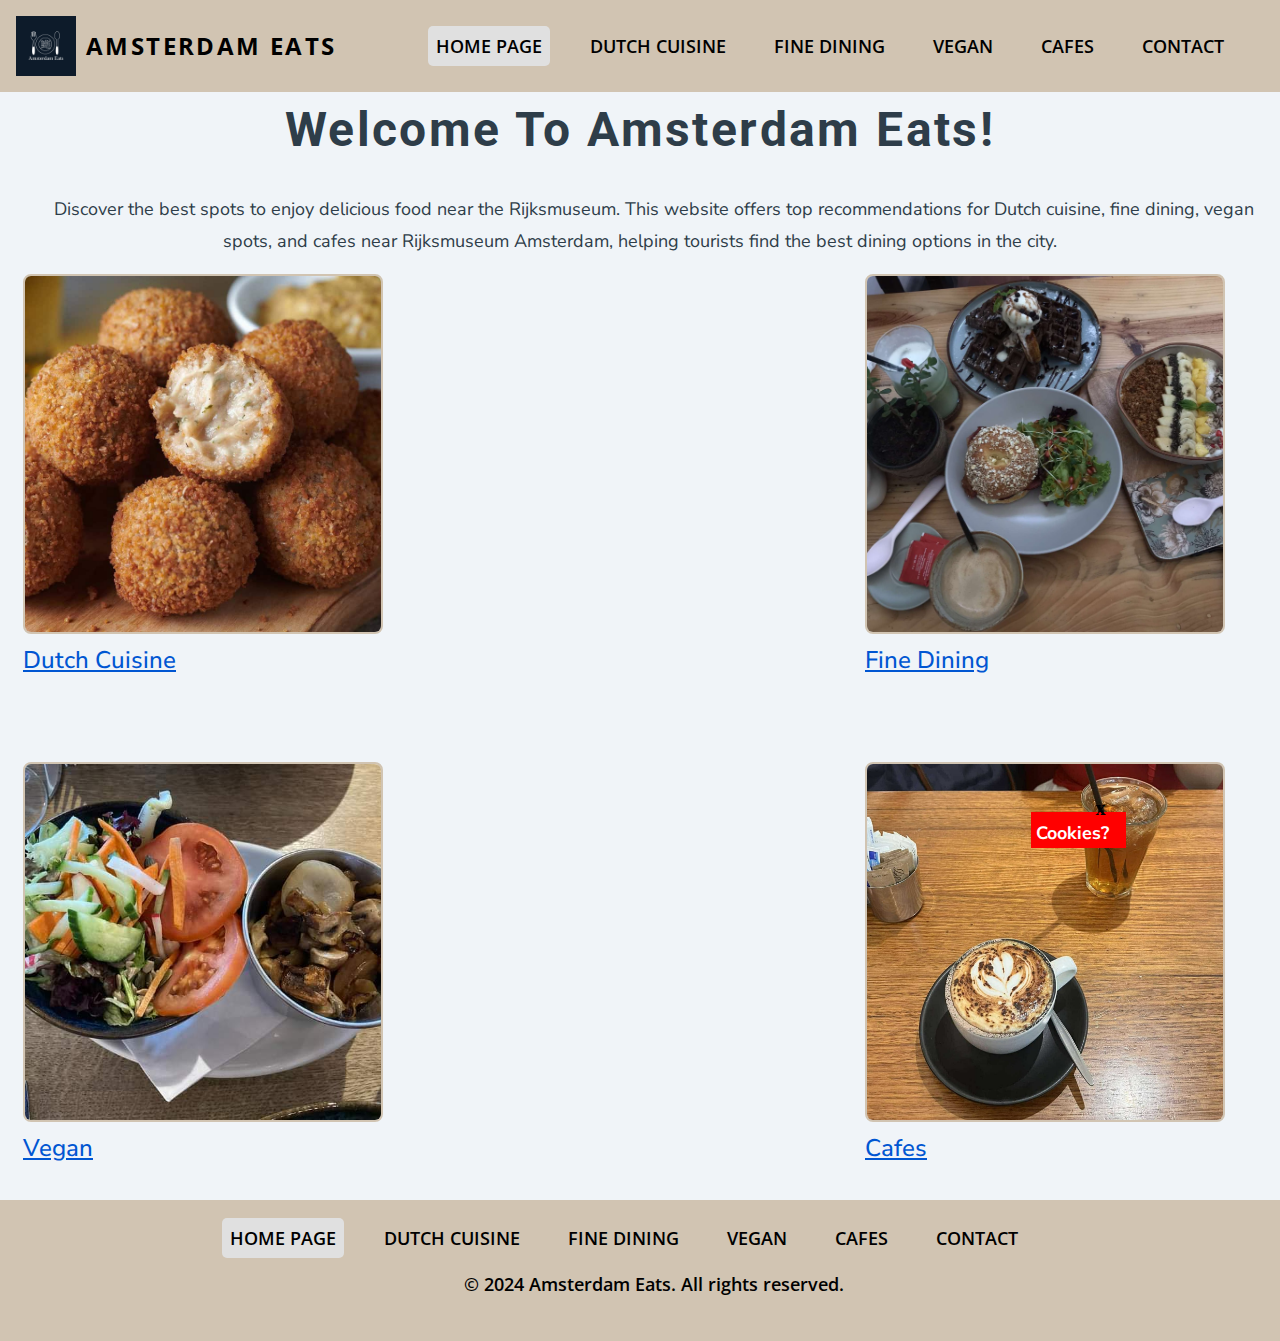
<file: index.html>
<!DOCTYPE html>
<html lang="en">

<head>
    <meta charset="UTF-8">
    <meta name="viewport" content="width=device-width, initial-scale=1.0">
    <meta name="author" content="Nishchal Bhujel">
    <meta name="description" content="This is a sample website created to demonstrate my HTML and CSS skills.">
    <meta name="keywords" content="HTML, CSS, WebDesign, WebMarkup">
    <title>Amsterdam Eats - Home</title>
    
    <link rel="preconnect" href="https://fonts.googleapis.com">
    <link rel="preconnect" href="https://fonts.gstatic.com" crossorigin>
    <link href="https://fonts.googleapis.com/css2?family=Nunito+Sans:ital,opsz,wght@0,6..12,200..1000;1,6..12,200..1000&family=Open+Sans:ital,wght@0,300..800;1,300..800&family=Roboto:wght@700&display=swap" rel="stylesheet">
    
    <link rel="stylesheet" type="text/css" href="css/style.css" />
</head>

<body>
    <header id="TopHeader">
        <span class="logoContainer">
            <img src="img/logo.png" alt="Amsterdam Eats Logo" title="Amsterdam eats logo where the city architecture is in the plate with spoon and fork" class="logo">
            <span class="logoText">AMSTERDAM EATS</span>
        </span>
        
        <nav class="topNav">
            <ul>
                <li><a href="index.html" class="active">Home Page</a></li>
                <li><a href="dutch-cuisine.html">Dutch Cuisine</a></li>
                <li><a href="fine-dining.html">Fine Dining</a></li>
                <li><a href="vegan.html">Vegan</a></li>
                <li><a href="cafes.html">Cafes</a></li>
                <li><a href="contact.html">Contact</a></li>
            </ul>
        </nav>
    </header>

    <main>
        <section class="welcomeSection">
            <h1>Welcome To Amsterdam Eats!</h1>
            <p id="page-description">
                Discover the best spots to enjoy delicious food near the Rijksmuseum. This website offers 
                top recommendations for Dutch cuisine, fine dining, vegan spots, and cafes near Rijksmuseum 
                Amsterdam, helping tourists find the best dining options in the city.
            </p>
        </section>

        <section class="mainContentSection">
            <article class="mainContentItem">
                <figure>
                    <img src="img/dutchcuisine.jpg" alt="Dutch Cuisine dish image" title="famous Dutch cuisine Poffertjes in a plate" class="restaurants-image">
                    <figcaption>
                        <a href="dutch-cuisine.html" class="restaurants-type">Dutch Cuisine</a>
                    </figcaption>
                </figure>
            </article>

            <article class="mainContentItem">
                <figure>
                    <img src="img/fineDining.jpg" alt="Fine Dining dish image" title="well decorated foods for fine dining" class="restaurants-image">
                    <figcaption>
                        <a href="fine-dining.html" class="restaurants-type">Fine Dining</a>
                    </figcaption>
                </figure>
            </article>

            <article class="mainContentItem">
                <figure>
                    <img src="img/vegan.jpg" alt="Vegan dish image" title="vegan dish in bowls with different mixed variety" class="restaurants-image">
                    <figcaption>
                        <a href="vegan.html" class="restaurants-type">Vegan</a>
                    </figcaption>
                </figure>
            </article>

            <article class="mainContentItem">
                <figure>
                    <img src="img/Coffee.jpg" alt="Coffee image" title="picture of coffee on the table" class="restaurants-image">
                    <figcaption>
                        <a href="cafes.html" class="restaurants-type">Cafes</a>
                    </figcaption>
                </figure>
            </article>
        </section>

        <article id="pop" class="popWrap">
            <aside class="popUp">
                <a class="close" href="#pop">x</a>
                <p><strong>Cookies?</strong></p>
            </aside>
        </article>
    </main>

    <footer>
        <nav class="navFooter">
            <ul>
                <li><a href="homepage.html" class="active">Home Page</a></li>
                <li><a href="dutch-cuisine.html">Dutch Cuisine</a></li>
                <li><a href="fine-dining.html">Fine Dining</a></li>
                <li><a href="vegan.html">Vegan</a></li>
                <li><a href="cafes.html">Cafes</a></li>
                <li><a href="contact.html">Contact</a></li>
            </ul>
        </nav>
        <p>&copy; 2024 Amsterdam Eats. All rights reserved.</p>
    </footer>
</body>
</html>
</file>
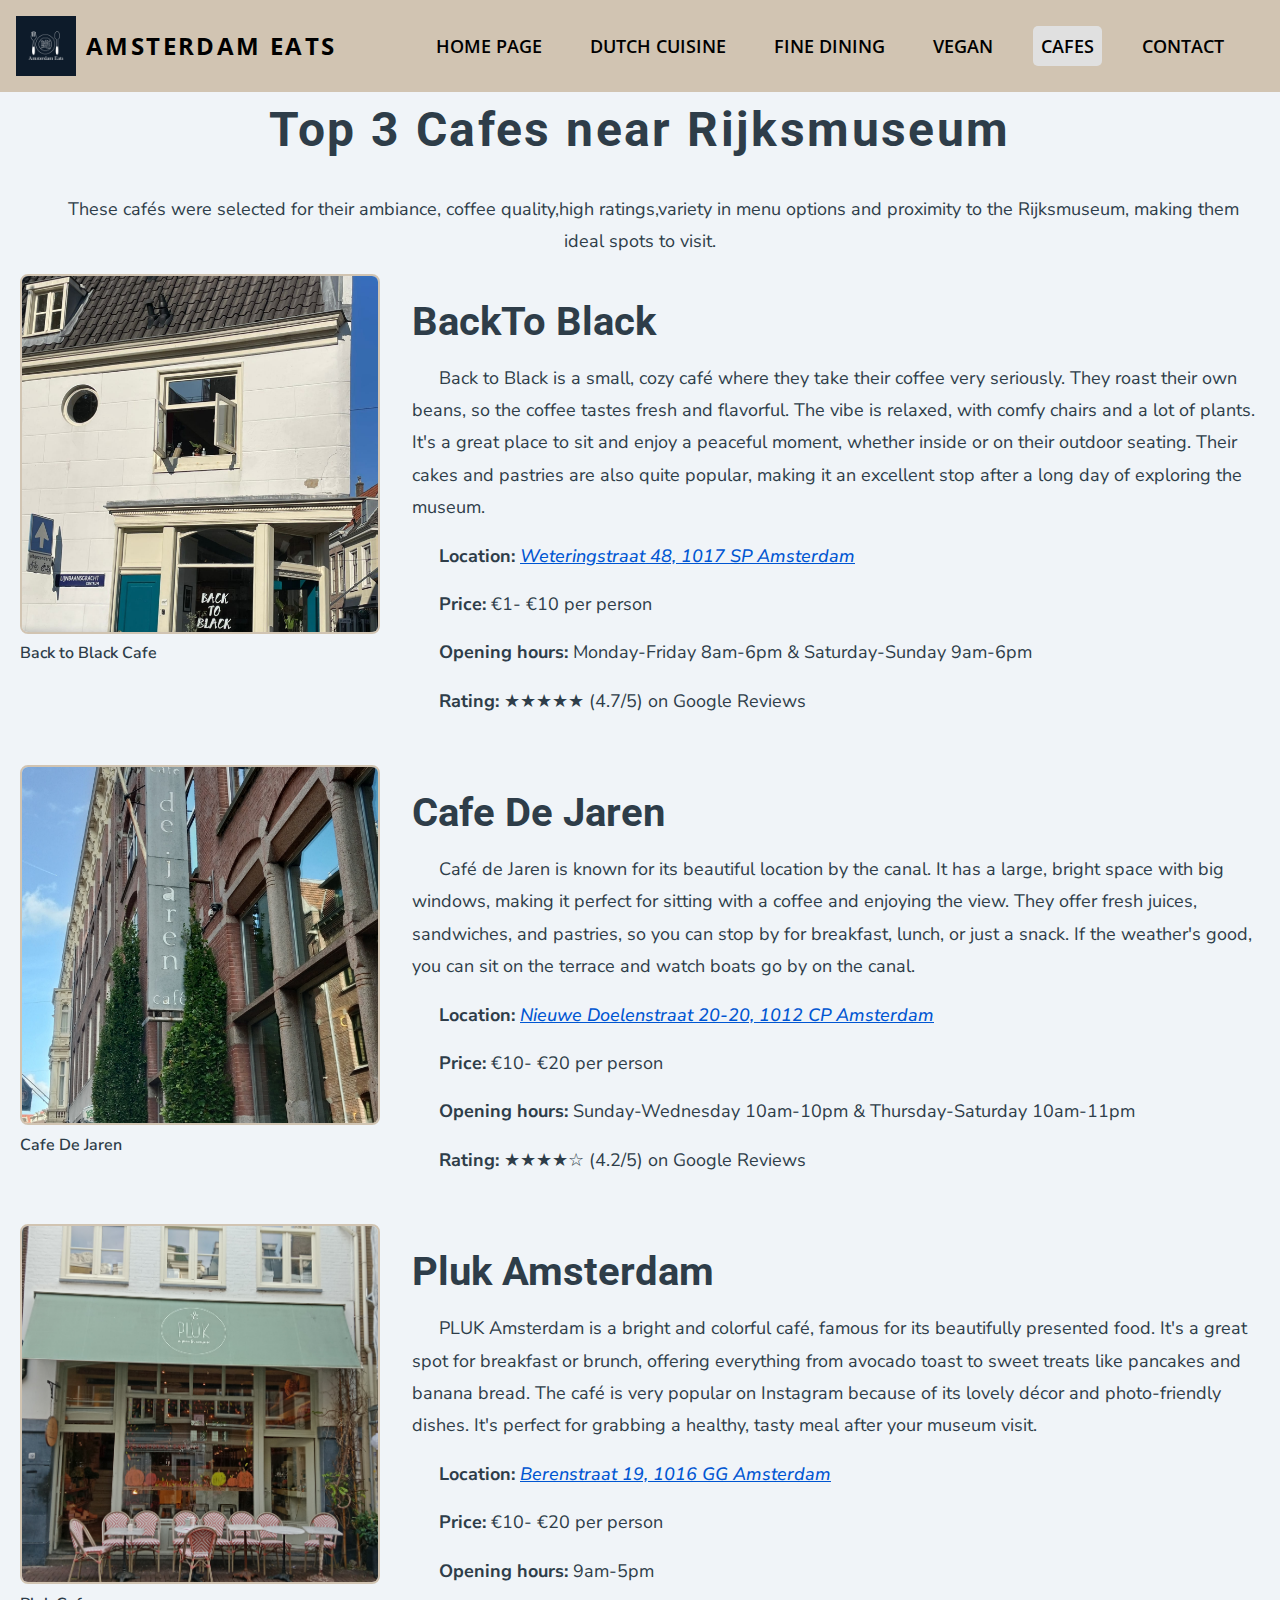
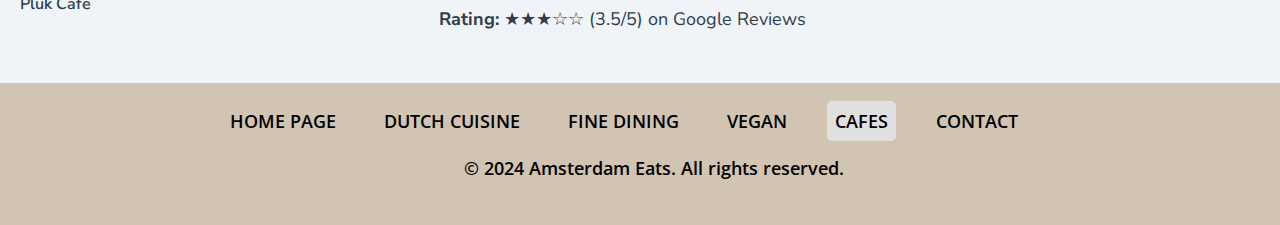
<file: cafes.html>
<!DOCTYPE html>
<html lang="en">

<head>
    <meta charset="UTF-8">
    <meta name="viewport" content="width=device-width, initial-scale=1.0">
    <meta name="author" content="Nishchal Bhujel">
    <meta name="description" content="This is a sample website created to demonstrate my HTML and CSS skills.">
    <meta name="keywords" content="HTML, CSS, WebDesign, WebMarkup,">

    <title>Top 3 Fine Cafes near Rijksmuseum</title>
    <link rel="preconnect" href="https://fonts.googleapis.com">
    <link rel="preconnect" href="https://fonts.gstatic.com" crossorigin>
    <link href="https://fonts.googleapis.com/css2?family=Nunito+Sans:ital,opsz,wght@0,6..12,200..1000;1,6..12,200..1000&family=Open+Sans:ital,wght@0,300..800;1,300..800&family=Roboto:wght@700&display=swap" rel="stylesheet">
    
    <link rel="stylesheet" type="text/css" href="css/style.css" />
</head>
<body>

    <header id="TopHeader">
        <span class="logoContainer">
            <img src="img/logo.png" alt="Amsterdam Eats Logo" title="Amsterdam eats logo where the city architecture is in the plate with spoon and fork" class="logo">
            <span class="logoText">AMSTERDAM EATS</span>
        </span>
        
        <nav class="topNav">
            <ul>
                <li><a href="index.html">Home Page</a></li>
                <li><a href="dutch-cuisine.html">Dutch Cuisine</a></li>
                <li><a href="fine-dining.html">Fine Dining</a></li>
                <li><a href="vegan.html">Vegan</a></li>
                <li><a href="cafes.html" class="active">CAFES</a></li>
                <li><a href="contact.html">Contact</a></li>
            </ul>
        </nav>
    </header>

    <main>
        <section>
            <h1>Top 3 Cafes near Rijksmuseum</h1>
            <p id="page-description">
                These cafés were selected for their ambiance, coffee quality,high ratings,variety in menu options and proximity to the Rijksmuseum, 
                making them ideal spots to visit.
            </p>

            <article>
                <figure>
                    <img src="img/blackToBack.jpg" alt="back to black cafe" title="Back to black cafe image from outside" class="restaurants-image">
                    <figcaption>Back to Black Cafe</figcaption>
                </figure>
                <section>
                    <h2>BackTo Black</h2>
                    <p>
                        Back to Black is a small, cozy café where they take their coffee very seriously. They roast their own beans, so the coffee tastes fresh and 
                        flavorful. The vibe is relaxed, with comfy chairs and a lot of plants. It's a great place to sit and enjoy a peaceful moment, whether inside or
                        on their outdoor seating. Their cakes and pastries are also quite popular, making it an excellent stop after a long day of exploring the museum.
                    </p>
                    <p>
                        <strong>Location:</strong>
                        <em>
                            <a href="https://maps.app.goo.gl/Gz8rMEWHhXsrtcE56" class="maps"> Weteringstraat 48, 1017 SP Amsterdam</a>
                        </em>
                    </p>
                    <p><strong>Price:</strong> &euro;1- &euro;10 per person</p>
                    <p><strong>Opening hours:</strong> Monday-Friday 8am-6pm & Saturday-Sunday 9am-6pm</p>              
                    <p><strong>Rating:</strong> ★★★★★ (4.7/5) on Google Reviews</p>
                </section>
            </article>

            <article>
                <figure>
                    <img src="img/cafeDeJaren.jpg" alt="cafe de jaren" title="cae de jaren image from outside" class="restaurants-image">
                    <figcaption>Cafe De Jaren</figcaption>
                </figure>
                <section>
                    <h2>Cafe De Jaren</h2>
                    <p>
                        Café de Jaren is known for its beautiful location by the canal. It has a large, bright space with big windows, making it perfect 
                        for sitting with a coffee and enjoying the view. They offer fresh juices, sandwiches, and pastries, so you can stop by for breakfast, 
                        lunch, or just a snack. If the weather's good, you can sit on the terrace and watch boats go by on the canal.   
                    </p>
                    <p>
                        <strong>Location:</strong>
                        <em>
                            <a href="https://maps.app.goo.gl/pq2X4bHhkMNqXGuK8" class="maps">Nieuwe Doelenstraat 20-20, 1012 CP Amsterdam</a>
                        </em>
                    </p>
                    <p><strong>Price:</strong> &euro;10- &euro;20  per person</p>
                    <p><strong>Opening hours:</strong> Sunday-Wednesday 10am-10pm & Thursday-Saturday 10am-11pm</p>                   
                    <p><strong>Rating:</strong> ★★★★☆ (4.2/5) on Google Reviews</p>
                </section>
            </article>

            <article>
                <figure>
                    <img src="img/pluk.jpg" alt="pluk amsterdam cafe" title="pluk amsterdam cafe image from outside" class="restaurants-image">
                    <figcaption>Pluk Cafe</figcaption>
                </figure>
                <section>
                    <h2>Pluk Amsterdam</h2>
                    <p>
                        PLUK Amsterdam is a bright and colorful café, famous for its beautifully presented food. It's a great spot for breakfast or brunch, 
                        offering everything from avocado toast to sweet treats like pancakes and banana bread. The café is very popular on Instagram because 
                        of its lovely décor and photo-friendly dishes. It's perfect for grabbing a healthy, tasty meal after your museum visit.
                    </p>
                    <p>
                        <strong>Location:</strong>
                        <em>
                            <a href="https://maps.app.goo.gl/zk32ScyNfzKZBvyz5" class="maps">Berenstraat 19, 1016 GG Amsterdam</a>
                        </em>
                    </p>
                    <p><strong>Price:</strong> &euro;10- &euro;20 per person</p>
                    <p><strong>Opening hours:</strong> 9am-5pm</p>                
                    <p ><strong>Rating:</strong> ★★★☆☆ (3.5/5) on Google Reviews</p>
                </section>
            </article>
        </section>
    </main>

    <footer>
        <nav class="navFooter">
            <ul>
                <li><a href="index.html">Home Page</a></li>
                <li><a href="dutchcuisine.html">Dutch Cuisine</a></li>
                <li><a href="finedining.html" >Fine Dining</a></li>
                <li><a href="vegan.html">Vegan</a></li>
                <li><a href="cafes.html" class="active">Cafes</a></li>
                <li><a href="contact.html">Contact</a></li>
            </ul>
        </nav>
        <p> &copy; 2024 Amsterdam Eats. All rights reserved.</p>
    </footer>
</body>
</html>
</file>
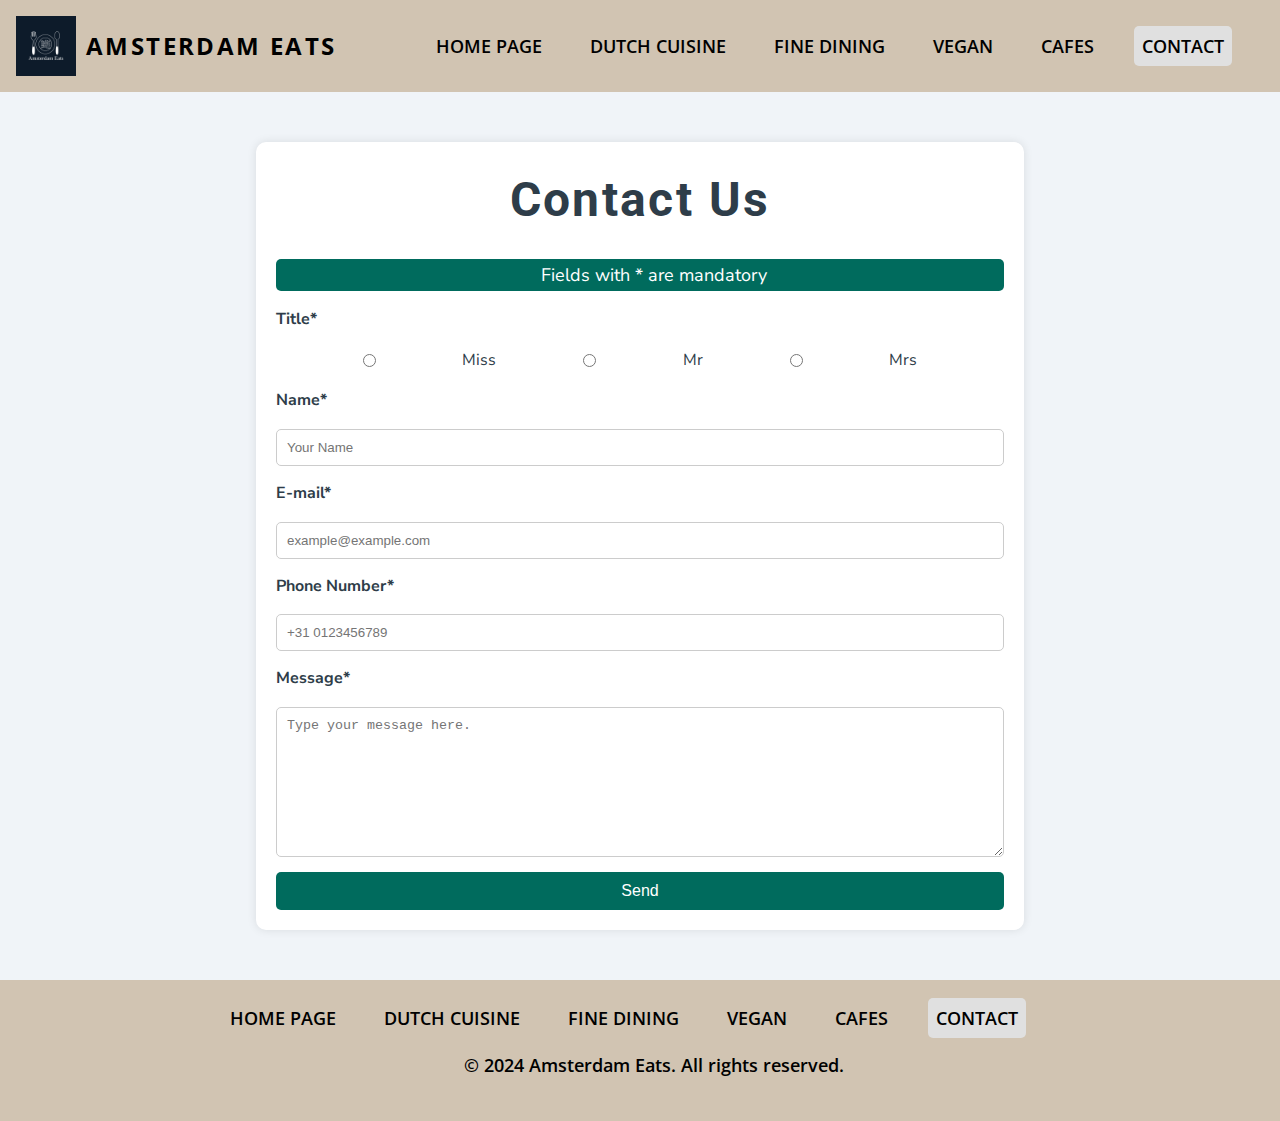
<file: contact.html>
<!DOCTYPE html>
<html lang="en">
<head>
    <meta charset="UTF-8">
    <meta name="viewport" content="width=device-width, initial-scale=1.0">    
    <meta name="author" content="Nishchal Bhujel">
    <meta name="description" content="This is a sample website created to demonstrate my HTML and CSS skills.">
    <meta name="keywords" content="HTML, CSS, WebDesign, WebMarkup,">

    <title>Contact Us - Amsterdam Eats</title>
    <link rel="preconnect" href="https://fonts.googleapis.com">
    <link rel="preconnect" href="https://fonts.gstatic.com" crossorigin>
    <link href="https://fonts.googleapis.com/css2?family=Nunito+Sans:ital,opsz,wght@0,6..12,200..1000;1,6..12,200..1000&family=Open+Sans:ital,wght@0,300..800;1,300..800&family=Roboto:wght@700&display=swap" rel="stylesheet">
  
    <link rel="stylesheet" type="text/css" href="css/style.css" />
</head>
<body>

    <header id="TopHeader">
        <span class="logoContainer">
            <img src="img/logo.png" alt="Amsterdam Eats Logo" title="Amsterdam eats logo where the city architecture is in the plate with spoon and fork" class="logo">
            <span class="logoText">AMSTERDAM EATS</span>
        </span>
        
        <nav class="topNav">
            <ul>
                <li><a href="index.html">Home Page</a></li>
                <li><a href="dutch-cuisine.html">DUTCH CUISINE</a></li>
                <li><a href="fine-dining.html">FINE DINING</a></li>
                <li><a href="vegan.html">VEGAN</a></li>
                <li><a href="cafes.html">CAFES</a></li>
                <li><a href="contact.html" class="active">CONTACT</a></li>
            </ul>
        </nav>
    </header>

    <main id="contactPage">
        <h1>Contact Us</h1>
        <p class="mandatory">Fields with * are mandatory</p>

        <form action="https://coolinhollanddemo.azurewebsites.net/" method="post">
            <label>Title*</label>
            <span class="radioGroup">
                <input type="radio" name="title" value="Miss" required> Miss
                <input type="radio" name="title" value="Mr"> Mr
                <input type="radio" name="title" value="Mrs"> Mrs
            </span>

            <label for="name">Name*</label>
            <input type="text" name="name" id="name" placeholder="Your Name" required>

            <label for="email">E-mail*</label>
            <input type="email" name="email" id="email" placeholder="example@example.com" required>

            <label for="phone">Phone Number*</label>
            <input type="tel" name="phone" id="phone" placeholder="+31 0123456789" required>

            <label for="message">Message*</label>
            <textarea name="message" id="message" placeholder="Type your message here." required></textarea>

            <button type="submit" class="submit">Send</button>
        </form>
    </main>

    <footer>
        <nav class="navFooter">
            <ul>
                <li><a href="index.html" >Home Page</a></li>
                <li><a href="dutch-cuisine.html">DUTCH CUISINE</a></li>
                <li><a href="fine-dining.html">FINE DINING</a></li>
                <li><a href="vegan.html">VEGAN</a></li>
                <li><a href="cafes.html">CAFES</a></li>
                <li><a href="contact.html" class="active">CONTACT</a></li>
            </ul>
        </nav>
        <p>&copy; 2024 Amsterdam Eats. All rights reserved.</p>
    </footer>

</body>
</html>
</file>
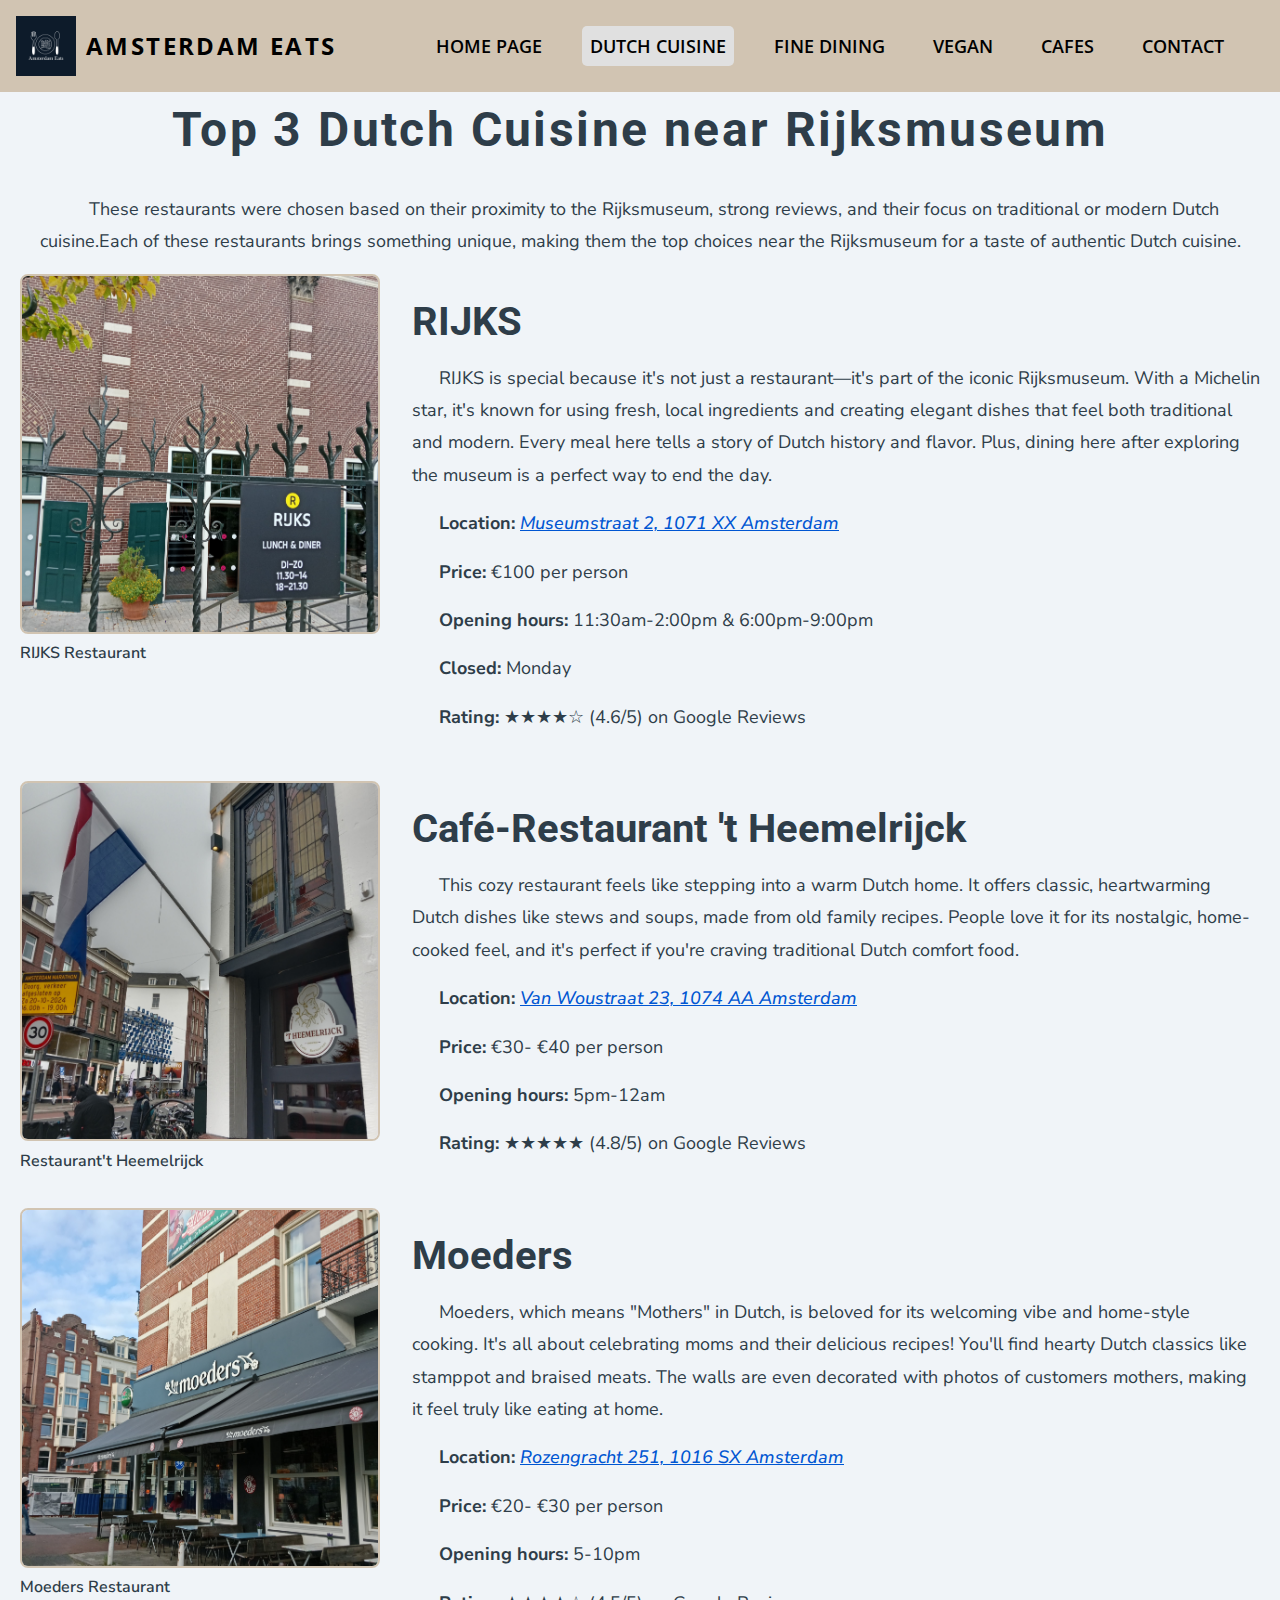
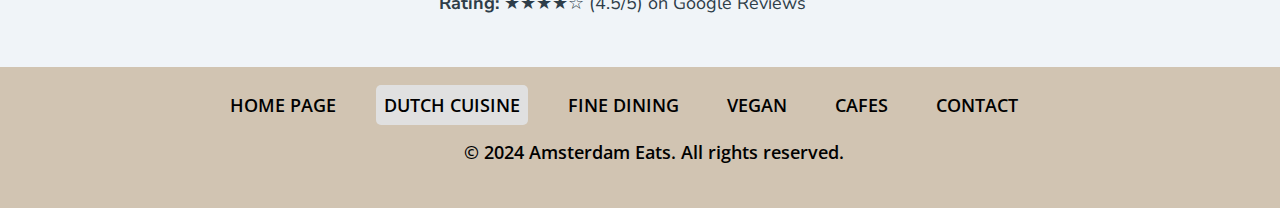
<file: dutch-cuisine.html>
<!DOCTYPE html>
<html lang="en">

<head>
    <meta charset="UTF-8">
    <meta name="viewport" content="width=device-width, initial-scale=1.0">
    <meta name="author" content="Nishchal Bhujel">
    <meta name="description" content="This is a sample website created to demonstrate my HTML and CSS skills.">
    <meta name="keywords" content="HTML, CSS, WebDesign, WebMarkup,">
    <title>Top 3 Dutch Cuisine near Rijksmuseum</title>

    <link rel="preconnect" href="https://fonts.googleapis.com">
    <link rel="preconnect" href="https://fonts.gstatic.com" crossorigin>
    <link href="https://fonts.googleapis.com/css2?family=Nunito+Sans:ital,opsz,wght@0,6..12,200..1000;1,6..12,200..1000&family=Open+Sans:ital,wght@0,300..800;1,300..800&family=Roboto:wght@700&display=swap" rel="stylesheet">
    
    <link rel="stylesheet" type="text/css" href="css/style.css" />
</head>
<body>
    <header id="TopHeader">
        <span class="logoContainer">
            <img src="img/logo.png" alt="Amsterdam Eats Logo" title="Amsterdam eats logo where the city architecture is in the plate with spoon and fork" class="logo">
            <span class="logoText">AMSTERDAM EATS</span>
        </span>
        
        <nav class="topNav">
            <ul>
                <li><a href="index.html">Home Page</a></li>
                <li><a href="dutch-cuisine.html" class="active">Dutch Cuisine</a></li>
                <li><a href="fine-dining.html">Fine Dining</a></li>
                <li><a href="vegan.html">Vegan</a></li>
                <li><a href="cafes.html">Cafes</a></li>
                <li><a href="contact.html">Contact</a></li>
            </ul>
        </nav>
    </header>


    <main>
        <section>
            <h1>Top 3 Dutch Cuisine near Rijksmuseum</h1>
            <p id="page-description">
                These restaurants were chosen based on their proximity to the Rijksmuseum, strong reviews, and their focus on traditional or 
                modern Dutch cuisine.Each of these restaurants brings something unique, making them the top choices near the Rijksmuseum for a 
                taste of authentic Dutch cuisine.
            </p>

            <article>
                <figure>
                    <img src="img/rijks.jpg" alt="RIJKS Fine Dining" title="RIJKS Restaurant Image from outside" class="restaurants-image">
                    <figcaption>RIJKS Restaurant</figcaption>
                </figure>
                <section>
                    <h2>RIJKS</h2>
                    <p>
                        RIJKS is special because it's not just a restaurant—it's part of the iconic Rijksmuseum. With a Michelin star, it's known 
                        for using fresh, local ingredients and creating elegant dishes that feel both traditional and modern. Every meal here tells
                         a story of Dutch history and flavor. Plus, dining here after exploring the museum is a perfect way to end the day.
                    </p>
                    <p>
                        <strong>Location:</strong>
                        <em>
                            <a href="https://maps.app.goo.gl/eD9ZHQzC8utrshPJ6" class="maps">Museumstraat 2, 1071 XX Amsterdam</a>
                        </em>
                    </p>
                    <p><strong>Price:</strong> &euro;100 per person</p>
                    <p><strong>Opening hours:</strong> 11:30am-2:00pm & 6:00pm-9:00pm</p>
                    <p><strong>Closed:</strong> Monday</p>
                    <p><strong>Rating:</strong> ★★★★☆ (4.6/5) on Google Reviews</p>
                </section>
            </article>

            <article>
                <figure>
                    <img src="img/heemelrijck.jpg" alt="Restaurant Heemelrijck " title="Restaurant Heemelrijck image from outside" class="restaurants-image">
                    <figcaption>Restaurant't Heemelrijck</figcaption>
                </figure>
                <section>
                    <h2>Café-Restaurant 't Heemelrijck</h2>
                    <p>
                        This cozy restaurant feels like stepping into a warm Dutch home. It offers classic, heartwarming Dutch dishes like stews and soups, 
                        made from old family recipes. People love it for its nostalgic, home-cooked feel, and it's perfect if you're craving traditional Dutch 
                        comfort food.
                    </p>
                    <p>
                        <strong>Location:</strong>
                        <em>
                            <a href="https://maps.app.goo.gl/a29jcwSP1jT6DY7m9" class="maps"> Van Woustraat 23, 1074 AA Amsterdam</a>
                        </em>
                    </p>
                    <p><strong>Price:</strong> &euro;30- &euro;40 per person</p>
                    <p><strong>Opening hours:</strong> 5pm-12am</p>
                    <p><strong>Rating:</strong> ★★★★★ (4.8/5) on Google Reviews</p>
                </section>
            </article>

            <article>
                <figure>
                    <img src="img/moeders.jpg" alt="moeders Restaurant" title="Moeders Restaurant image from outside" class="restaurants-image">
                    <figcaption>Moeders Restaurant</figcaption>
                </figure>
                <section>
                    <h2>Moeders</h2>
                    <p>
                        Moeders, which means "Mothers" in Dutch, is beloved for its welcoming vibe and home-style cooking. It's all about celebrating moms 
                        and their delicious recipes! You'll find hearty Dutch classics like stamppot and braised meats. The walls are even decorated with photos
                        of customers mothers, making it feel truly like eating at home.
                    </p>
                    <p>
                        <strong>Location:</strong>
                        <em>
                            <a href="https://maps.app.goo.gl/iVW1P25zxmayQ3qR6" class="maps"> Rozengracht 251, 1016 SX Amsterdam</a>
                        </em>
                    </p>
                    <p><strong>Price:</strong> &euro;20- &euro;30 per person</p>
                    <p><strong>Opening hours:</strong> 5-10pm</p>                   
                    <p><strong>Rating:</strong> ★★★★☆ (4.5/5) on Google Reviews</p>
                </section>
            </article>
        </section>
    </main>

    <footer>
        <nav class="navFooter">
            <ul>
                <li><a href="index.html">Home Page</a></li>
                <li><a href="dutch-cuisine.html" class="active">Dutch Cuisine</a></li>
                <li><a href="fine-dining.html">Fine Dining</a></li>
                <li><a href="vegan.html">Vegan</a></li>
                <li><a href="cafes.html">Cafes</a></li>
                <li><a href="contact.html">Contact</a></li>
            </ul>
        </nav>
        <p> &copy; 2024 Amsterdam Eats. All rights reserved.</p>
    </footer>
</body>
</html>
</file>
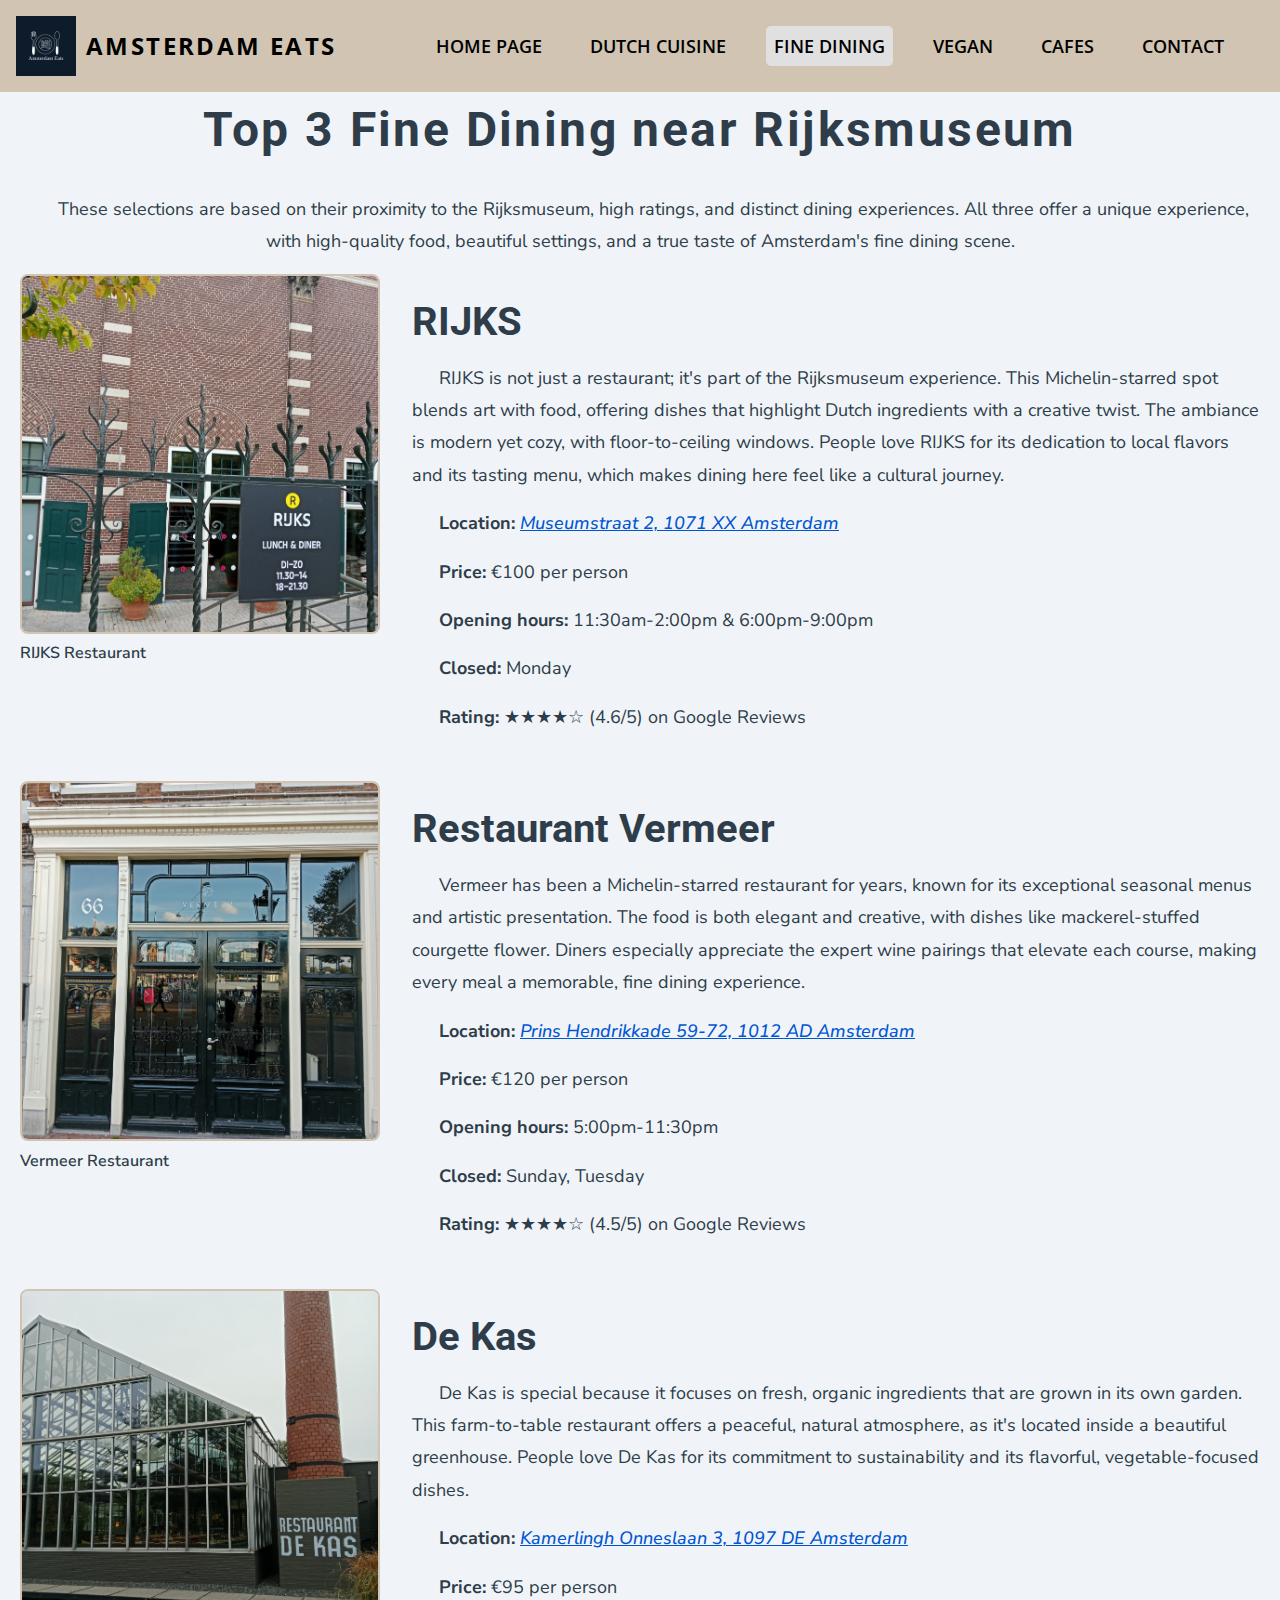
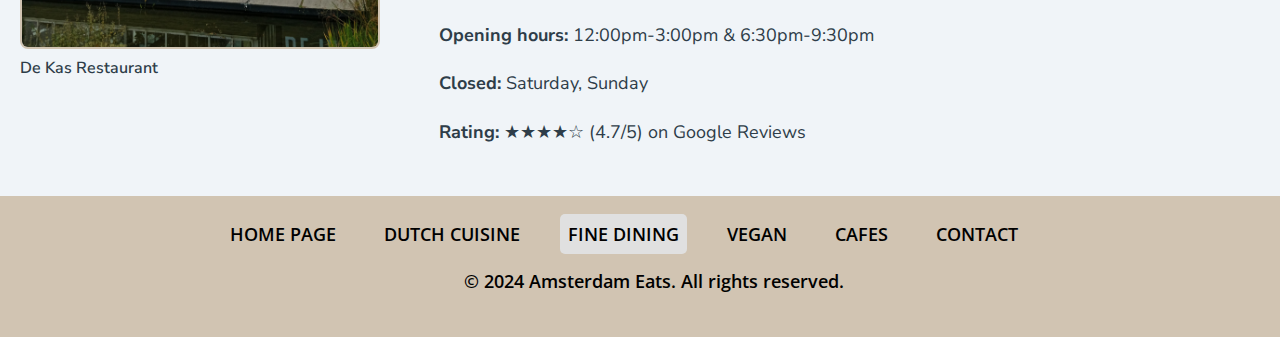
<file: fine-dining.html>
<!DOCTYPE html>
<html lang="en">

<head>
    <meta charset="UTF-8">
    <meta name="viewport" content="width=device-width, initial-scale=1.0">
    <meta name="author" content="Nishchal Bhujel">
    <meta name="description" content="This is a sample website created to demonstrate my HTML and CSS skills.">
    <meta name="keywords" content="HTML, CSS, WebDesign, WebMarkup,">
    <title>Top 3 Fine Dining near Rijksmuseum</title>

    <link rel="preconnect" href="https://fonts.googleapis.com">
    <link rel="preconnect" href="https://fonts.gstatic.com" crossorigin>
    <link href="https://fonts.googleapis.com/css2?family=Nunito+Sans:ital,opsz,wght@0,6..12,200..1000;1,6..12,200..1000&family=Open+Sans:ital,wght@0,300..800;1,300..800&family=Roboto:wght@700&display=swap" rel="stylesheet">
    
    <link rel="stylesheet" type="text/css" href="css/style.css" />
</head>
<body>
    <header id="TopHeader">
        <span class="logoContainer">
            <img src="img/logo.png" alt="Amsterdam Eats Logo" title="Amsterdam eats logo where the city architecture is in the plate with spoon and fork" class="logo">
            <span class="logoText">AMSTERDAM EATS</span>
        </span>
        
        <nav class="topNav">
            <ul>
                <li><a href="index.html">Home Page</a></li>
                <li><a href="dutch-cuisine.html">Dutch Cuisine</a></li>
                <li><a href="fine-dining.html" class="active">Fine Dining</a></li>
                <li><a href="vegan.html">Vegan</a></li>
                <li><a href="cafes.html">Cafes</a></li>
                <li><a href="contact.html">Contact</a></li>
            </ul>
        </nav>
    </header>


    <main>
        <section>
            <h1>Top 3 Fine Dining near Rijksmuseum</h1>
            <p id="page-description">
                These selections are based on their proximity to the Rijksmuseum, high ratings, and distinct dining experiences.
                All three offer a unique experience, with high-quality food, beautiful settings, and a true taste of Amsterdam's fine dining scene.
            </p>

            <article>
                <figure>
                    <img src="img/rijks.jpg" alt="RIJKS Fine Dining" title="RIJKS Restaurant Image from outside" class="restaurants-image">
                    <figcaption>RIJKS Restaurant</figcaption>
                </figure>
                <section>
                    <h2>RIJKS</h2>
                    <p>
                        RIJKS is not just a restaurant; it's part of the Rijksmuseum experience. This Michelin-starred spot blends art with food,
                        offering dishes that highlight Dutch ingredients with a creative twist. The ambiance is modern yet cozy, with floor-to-ceiling windows.
                        People love RIJKS for its dedication to local flavors and its tasting menu, which makes dining here feel like a cultural journey.
                    </p>
                    <p>
                        <strong>Location:</strong>
                        <em>
                            <a href="https://maps.app.goo.gl/eD9ZHQzC8utrshPJ6" class="maps">Museumstraat 2, 1071 XX Amsterdam</a>
                        </em>
                    </p>
                    <p><strong>Price:</strong> &euro;100 per person</p>
                    <p><strong>Opening hours:</strong> 11:30am-2:00pm & 6:00pm-9:00pm</p>
                    <p><strong>Closed:</strong> Monday</p>
                    <p><strong>Rating:</strong> ★★★★☆ (4.6/5) on Google Reviews</p>
                </section>
            </article>

            <article>
                <figure>
                    <img src="img/vermeer.jpg" alt="Restaurant Vermeer" title="Restaurant Vermeer image from outside" class="restaurants-image">
                    <figcaption>Vermeer Restaurant</figcaption>
                </figure>
                <section>
                    <h2>Restaurant Vermeer</h2>
                    <p>
                        Vermeer has been a Michelin-starred restaurant for years, known for its exceptional seasonal menus and artistic presentation.
                        The food is both elegant and creative, with dishes like mackerel-stuffed courgette flower. Diners especially appreciate the expert
                        wine pairings that elevate each course, making every meal a memorable, fine dining experience.
                    </p>
                    <p>
                        <strong>Location:</strong>
                        <em>
                            <a href="https://maps.app.goo.gl/nhaHsQREXV8irj6NA" class="maps">Prins Hendrikkade 59-72, 1012 AD Amsterdam</a>
                        </em>
                    </p>
                    <p><strong>Price:</strong> &euro;120 per person</p>
                    <p><strong>Opening hours:</strong> 5:00pm-11:30pm</p>
                    <p><strong>Closed:</strong> Sunday, Tuesday</p>
                    <p><strong>Rating:</strong> ★★★★☆ (4.5/5) on Google Reviews</p>
                </section>
            </article>

            <article>
                <figure>
                    <img src="img/deKasRestaurant.jpg" alt="De Kas Restaurant" title="De Kas Restaurant image from outside" class="restaurants-image">
                    <figcaption>De Kas Restaurant</figcaption>
                </figure>
                <section>
                    <h2>De Kas</h2>
                    <p>
                        De Kas is special because it focuses on fresh, organic ingredients that are grown in its own garden. This farm-to-table
                        restaurant offers a peaceful, natural atmosphere, as it's located inside a beautiful greenhouse. People love De Kas for
                        its commitment to sustainability and its flavorful, vegetable-focused dishes.
                    </p>
                    <p>
                        <strong>Location:</strong>
                        <em>
                            <a href="https://maps.app.goo.gl/iCAxhmjCo9iBgfKD9" class="maps">Kamerlingh Onneslaan 3, 1097 DE Amsterdam</a>
                        </em>
                    </p>
                    <p><strong>Price:</strong> &euro;95 per person</p>
                    <p><strong>Opening hours:</strong> 12:00pm-3:00pm & 6:30pm-9:30pm</p>
                    <p><strong>Closed:</strong> Saturday, Sunday</p>
                    <p><strong>Rating:</strong> ★★★★☆ (4.7/5) on Google Reviews</p>
                </section>
            </article>
        </section>
    </main>

    <footer>
        <nav class="navFooter">
            <ul>
                <li><a href="index.html">Home Page</a></li>
                <li><a href="dutch-cuisine.html">Dutch Cuisine</a></li>
                <li><a href="fine-dining.html" class="active">Fine Dining</a></li>
                <li><a href="vegan.html">Vegan</a></li>
                <li><a href="cafes.html">Cafes</a></li>
                <li><a href="contact.html">Contact</a></li>
            </ul>
        </nav>
        <p> &copy; 2024 Amsterdam Eats. All rights reserved.</p>
    </footer>
</body>
</html>
</file>
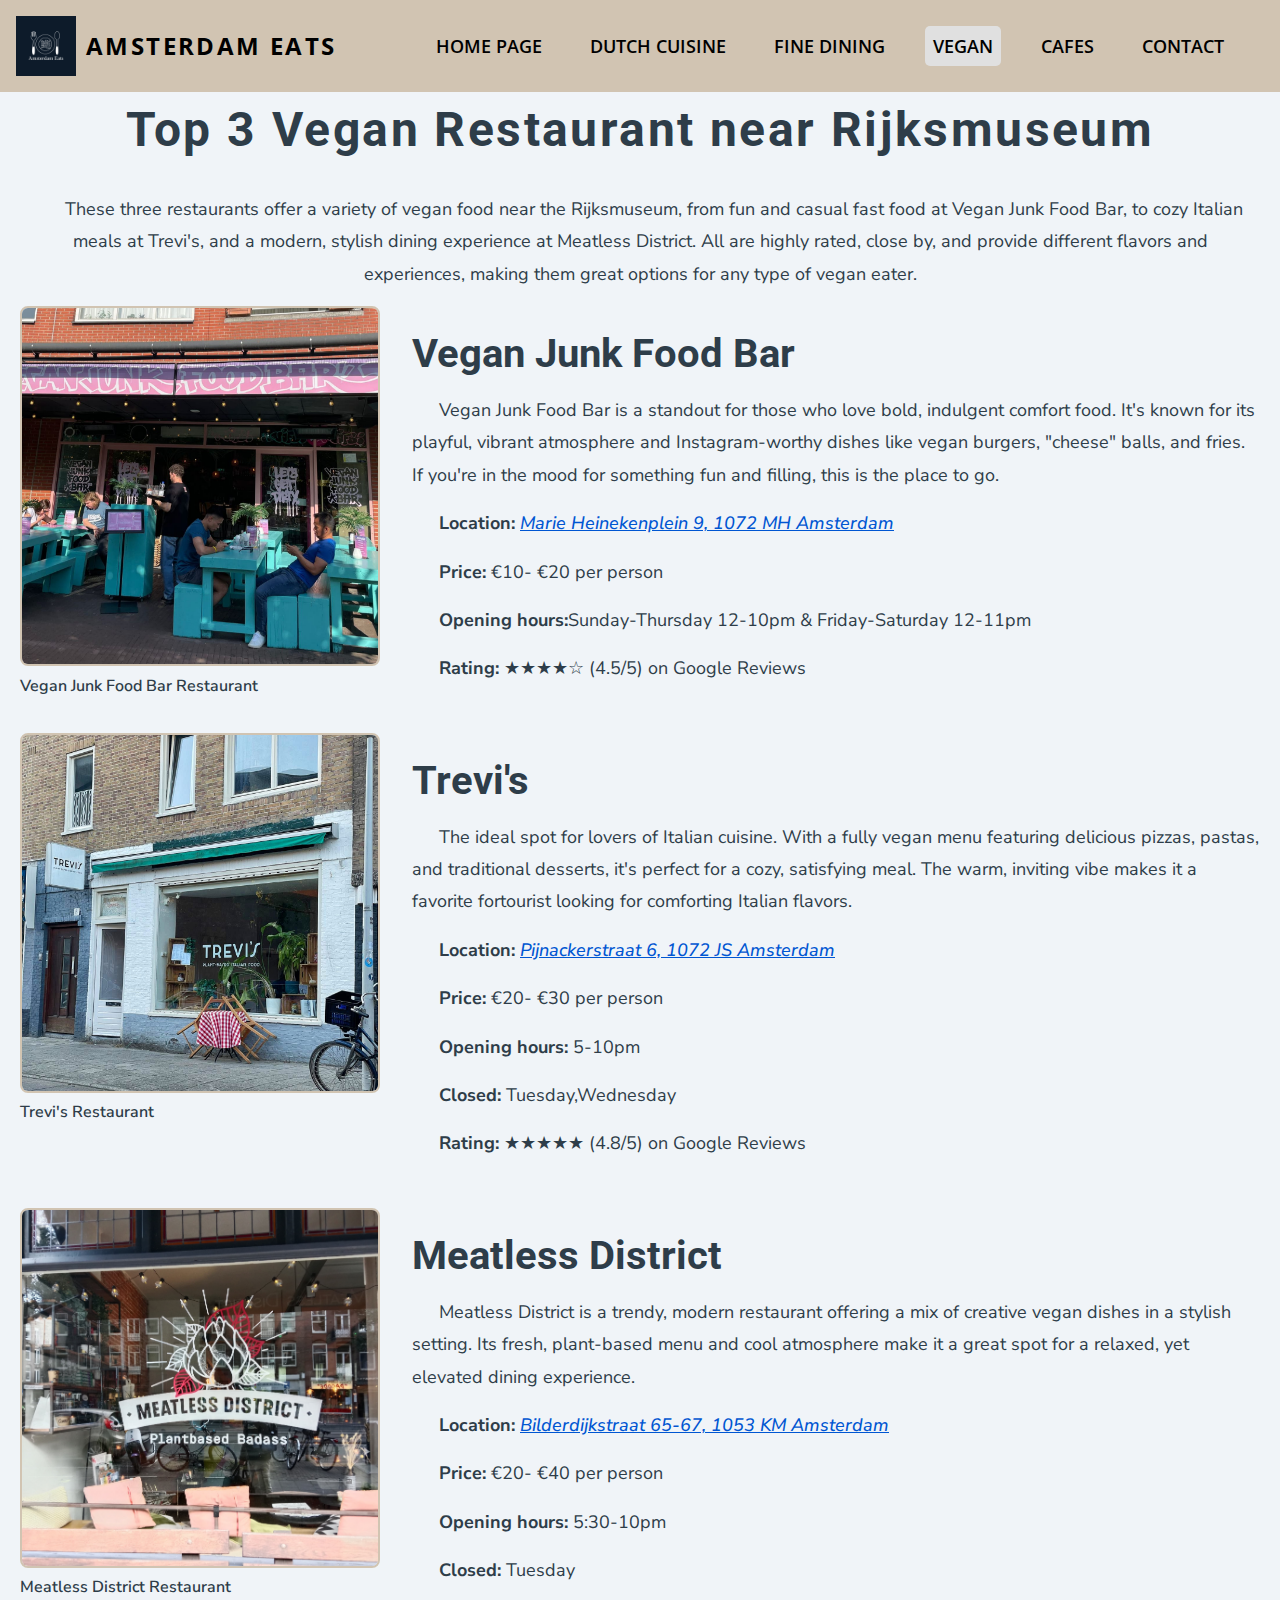
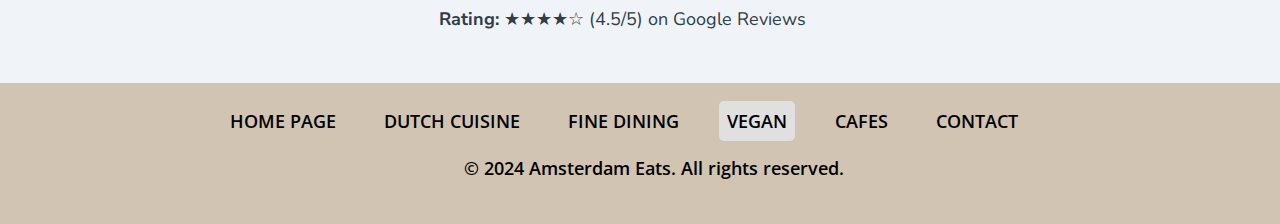
<file: vegan.html>
<!DOCTYPE html>
<html lang="en">
    
<head>
    <meta charset="UTF-8">
    <meta name="viewport" content="width=device-width, initial-scale=1.0">
    <meta name="author" content="Nishchal Bhujel">
    <meta name="description" content="This is a sample website created to demonstrate my HTML and CSS skills.">
    <meta name="keywords" content="HTML, CSS, WebDesign, WebMarkup,">
    <title>Top 3 Vegan Restaurants near Rijksmuseum</title>

    <link rel="preconnect" href="https://fonts.googleapis.com">
    <link rel="preconnect" href="https://fonts.gstatic.com" crossorigin>
    <link href="https://fonts.googleapis.com/css2?family=Nunito+Sans:ital,opsz,wght@0,6..12,200..1000;1,6..12,200..1000&family=Open+Sans:ital,wght@0,300..800;1,300..800&family=Roboto:wght@700&display=swap" rel="stylesheet">  

    <link rel="stylesheet" type="text/css" href="css/style.css" />
</head>
<body>
    <header id="TopHeader">
        <span class="logoContainer">
            <img src="img/logo.png" alt="Amsterdam Eats Logo" title="Amsterdam eats logo where the city architecture is in the plate with spoon and fork" class="logo">
            <span class="logoText">AMSTERDAM EATS</span>
        </span>
        
        <nav class="topNav">
            <ul>
                <li><a href="index.html">Home Page</a></li>
                <li><a href="dutch-cuisine.html">Dutch Cuisine</a></li>
                <li><a href="fine-dining.html">Fine Dining</a></li>
                <li><a href="vegan.html" class="active">Vegan</a></li>
                <li><a href="cafes.html">Cafes</a></li>
                <li><a href="contact.html" >Contact</a></li>
            </ul>
        </nav>
    </header>

    <main>
        <section>
            <h1>Top 3 Vegan Restaurant near Rijksmuseum</h1>
            <p id="page-description">
                These three restaurants offer a variety of vegan food near the Rijksmuseum, from fun and casual fast food at Vegan Junk Food Bar, 
                to cozy Italian meals at Trevi's, and a modern, stylish dining experience at Meatless District. All are highly rated, close by, and 
                provide different flavors and experiences, making them great options for any type of vegan eater.
            </p>

            <article>
                <figure>
                    <img src="img/veganJunkBar.jpg" alt="Vegan Vegetarian restaurant" title="Vegan Junk Foof and Bar Restaurant Image from outside" class="restaurants-image">
                    <figcaption>Vegan Junk Food Bar Restaurant</figcaption>
                </figure>
                <section>
                    <h2>Vegan Junk Food Bar</h2>
                    <p>
                        Vegan Junk Food Bar is a standout for those who love bold, indulgent comfort food. It's known for its playful, 
                        vibrant atmosphere and Instagram-worthy dishes like vegan burgers, "cheese" balls, and fries. If you're in the mood for 
                        something fun and filling, this is the place to go.
                    </p>
                    <p>
                        <strong>Location:</strong>
                        <em>
                            <a href="https://maps.app.goo.gl/eD9ZHQzC8utrshPJ6" class="maps">  Marie Heinekenplein 9, 1072 MH Amsterdam</a>
                        </em>
                    </p>
                    <p><strong>Price:</strong> &euro;10- &euro;20 per person</p>
                    <p><strong>Opening hours:</strong>Sunday-Thursday 12-10pm & Friday-Saturday 12-11pm</p>                    
                    <p><strong>Rating:</strong> ★★★★☆ (4.5/5) on Google Reviews</p>
                </section>
            </article>

            <article>
                <figure>
                    <img src="img/trevis.jpg" alt="Restaurant trevi's" title="Restaurant trevi's image from outside" class="restaurants-image">
                    <figcaption>Trevi's Restaurant</figcaption>
                </figure>
                <section>
                    <h2>Trevi's</h2>
                    <p>
                        The ideal spot for lovers of Italian cuisine. With a fully vegan menu featuring delicious pizzas, pastas, and traditional desserts, 
                        it's perfect for a cozy, satisfying meal. The warm, inviting vibe makes it a favorite fortourist looking for comforting Italian flavors.
                    </p>
                    <p>
                        <strong>Location:</strong>
                        <em>
                            <a href="https://maps.app.goo.gl/1zZ5yj2Aws1a4hBY7" class="maps">Pijnackerstraat 6, 1072 JS Amsterdam</a>
                        </em>
                    </p>
                    <p><strong>Price:</strong> &euro;20- &euro;30 per person</p>
                    <p><strong>Opening hours:</strong> 5-10pm</p>
                    <p><strong>Closed:</strong> Tuesday,Wednesday</p>
                    <p><strong>Rating:</strong> ★★★★★ (4.8/5) on Google Reviews</p>
                </section>
            </article>

            <article>
                <figure>
                    <img src="img/meatlessDistrict.jpg" alt="Meatless District Restaurant" title="Meatless District Restaurant image from outside" class="restaurants-image">
                    <figcaption>Meatless District Restaurant</figcaption>
                </figure>
                <section>
                    <h2>Meatless District</h2>
                    <p>
                        Meatless District is a trendy, modern restaurant offering a mix of creative vegan dishes in a stylish setting. Its fresh, plant-based 
                        menu and cool atmosphere make it a great spot for a relaxed, yet elevated dining experience.
                    </p>
                    <p>
                        <strong>Location:</strong>
                        <em>
                            <a href="https://maps.app.goo.gl/wAPyvzyKut6ceMEX9" class="maps">Bilderdijkstraat 65-67, 1053 KM Amsterdam</a>
                        </em>
                    </p>
                    <p><strong>Price:</strong> &euro;20- &euro;40 per person</p>
                    <p><strong>Opening hours:</strong> 5:30-10pm</p>
                    <p><strong>Closed:</strong> Tuesday</p>
                    <p><strong>Rating:</strong> ★★★★☆ (4.5/5) on Google Reviews</p>
                </section>
            </article>
        </section>
    </main>

    <footer>
        <nav class="navFooter">
            <ul>
                <li><a href="index.html">Home Page</a></li>
                <li><a href="dutchcuisine.html">Dutch Cuisine</a></li>
                <li><a href="fine-dining.html">Fine Dining</a></li>
                <li><a href="vegan.html" class="active">Vegan</a></li>
                <li><a href="cafes.html">Cafes</a></li>
                <li><a href="contact.html">Contact</a></li>
            </ul>
        </nav>
        <p> &copy; 2024 Amsterdam Eats. All rights reserved.</p>
    </footer>
</body>
</html>
</file>
<file: css/style.css>
*{
    margin: 0;
    padding: 0;
    box-sizing: border-box;
}

/* General Page Settings */
body {
    font-size: 16px;
    background-color: #F0F4F8;
    color: #2E3D49;
    line-height: 1.6;
    overflow-x: hidden;    
}

/* Header and Navigation */
header {
    background-color: #D1C4B2;
    padding: 1rem;
}
#TopHeader{
    width: 100%;
    display: flex;
    flex-direction: row;
    flex-wrap: wrap;
    align-items: center;
    justify-content: flex-start;
}

.topNav ul{
    text-transform: uppercase;
    flex-grow: 1;
    display: flex;
    flex-direction: row;
    flex-wrap: wrap;
    justify-content:center;

}
.navFooter ul{
    display: flex;
    flex-direction: row;
    flex-wrap: wrap;
    justify-content: center;

}
main {
    margin-left: 20px;
    margin-right: 20px;
}
.mainContentSection{
    display: flex;
    flex-direction: row;
    flex-wrap: wrap;
    justify-content: center;
    gap:450px;
    row-gap: 50px;
}
.logoContainer {
    display: flex;
    align-items: center;
    margin-right: auto;
}

.logo {
    width: 60px;
    height: auto;
    margin-right: 10px;
}

.logoText {
    font-family:'Open Sans', sans-serif;
    font-size: 24px;
    font-weight: bold;
    letter-spacing: 0.1em;
    text-transform: uppercase;
    color: #000;
}

nav ul {
    list-style-type: none;
    margin: 0;
    padding: 0;
    display: flex;
}

nav ul li {
    margin-right: 2rem;
}

/* Navigation */
nav ul li a {
    text-decoration: none;
    font-family: 'Open Sans', sans-serif;
    font-weight: 600; 
    font-size: 1.125rem; 
    color: #000;
    padding: 0.5rem;
}

nav ul li a:hover, nav ul li a.active {
    background-color: #E0E0E0;
    border-radius: 5px;
}

/* Headings */
h1 {
    font-family: 'Roboto', sans-serif;
    font-weight: 700; 
    font-size: 3rem; 
    letter-spacing: 0.05em;
    margin-bottom: 1.5rem;
    text-align: center;
}

h2 {
    font-family: 'Roboto', sans-serif;
    font-weight: 700; 
    font-size: 2.5rem; 
    margin-top: 1rem;
    margin-bottom: 0.5rem;
}

/* Paragraphs */
p {
    font-family: 'Nunito Sans', sans-serif;
    font-weight: 400; 
    font-size: 1.125rem; 
    line-height: 1.8;
    margin-bottom: 1rem;
    text-indent: 1.5em;
}

#page-description {
    text-align: center;
}

.maps {
    text-decoration: underline;
    color:  #0056D2;
}

.maps:hover {
    background-color:#ADDFFF ;
}

.restaurants-type {
    font-family: 'Nunito Sans',sans-serif;
    font-size: 24px;
    color: #0056D2;
    text-decoration: underline;
}

.restaurants-type:hover {
    background-color: #ADDFFF;
}

/* Images */
.restaurants-image {
    width: 360px;
    height: 360px;
    border: 2px solid #D1C4B2;
    border-radius: 8px;
    object-fit: cover;    
}

article {
    display: flex;
    align-items: flex-start;
    margin-bottom: 2rem;
}

figure {
    margin-right: 2rem;
}

a {
    color: #2E3D49;
    text-decoration: none;
    font-weight: 500;
}

#contactPage {
    margin: 50px auto;
    width: 60%;
    background-color: white;
    padding: 20px;
    box-shadow: 0 0 10px rgba(0, 0, 0, 0.1);
    border-radius: 10px;
    text-align: center;
}

#contactPage h1 {
    margin-bottom: 20px;
}

.mandatory {
    background-color: #006b5d;
    border-radius: 5px;
    color: white;
}

form {
    display: grid;
    grid-template-columns: 1fr;
    gap: 15px;
}

form label {   
    text-align: left;
    font-weight: bold;
    font-family: 'Nunito Sans',sans-serif;
}

.radioGroup {
    font-family:'Nunito Sans',sans-serif;
    display: flex;
    justify-content: space-evenly;
}

input[type="text"], input[type="email"], input[type="tel"], textarea {
    width: 100%;
    padding: 10px;
    border: 1px solid #ccc;
    border-radius: 5px;
}

textarea {
    resize: vertical;
    height: 150px;
}

.submit {
    background-color: #006b5d;
    color: white;
    padding: 10px;
    border: none;
    border-radius: 5px;
    cursor: pointer;
    font-size: 16px;
}

.submit:hover {
    background-color: #FF8C00;
}
figcaption {
    font-family: 'Nunito Sans',sans-serif;
    font-weight: 600;
    color: #2E3D49;
}

/* Footer */
footer {
    background-color: #D1C4B2;
    padding: 1.5rem;
    text-align: center;
}

footer nav ul {
    text-transform: uppercase;
    display: flex;
    justify-content: center;
}

footer nav ul li a {
    font-family: 'Open Sans', sans-serif;
    font-weight: 600; 
    font-size: 1.125rem; 
    color: #000;
}

footer nav ul li a:hover {
    background-color: #E0E0E0;
    border-radius: 5px;
}

footer p {
    text-align: center;
    margin-top: 1rem;
    color: #000;
    font-family: 'Open Sans', sans-serif;
    font-weight: 600;
    font-size: 1.125rem; 
}

/*Cookies*/
.popWrap{
    position: absolute;
    bottom: 20px;
    right: 20px;
    left: 70%;
    z-index: 9999;
    display: flex;
    justify-content: center;
    align-items: center;
}

.popUp{
    position: relative;
    padding: 5px;
    width: 95px;
    height: 36px;
    background-color: #FF0000;
}

.popUp p{
    color: #FFFFFF;
    text-indent: 0;
}

.close{
    position: absolute; 
    top: -20px; 
    right: 20px; 
    font-size: 20px;
    font-weight: bold;
    color:#000;
}

.close:hover{
    color: #ffa500;;
}

/* Responsive Design */
@media screen and (max-width: 768px) {

    #TopHeader, .topNav ul, .navFooter ul {
        flex-direction: column;
        align-items: center;
    }

    .mainContentSection {
        flex-direction: column;
        gap: 20px;
    }

    .restaurants-image {
        width: 100%;
        height: auto;
    }

    h1 {
        font-size: 2rem;
    }
    
    h2 {
        font-size: 1.75rem;
    }

    p {
        font-size: 1rem;
        text-indent: 0;
    }

    #contactPage {
        width: 90%;
    }
    
    .popWrap {
        left: 50%;
        transform: translateX(-50%);
    }
}
</file>
